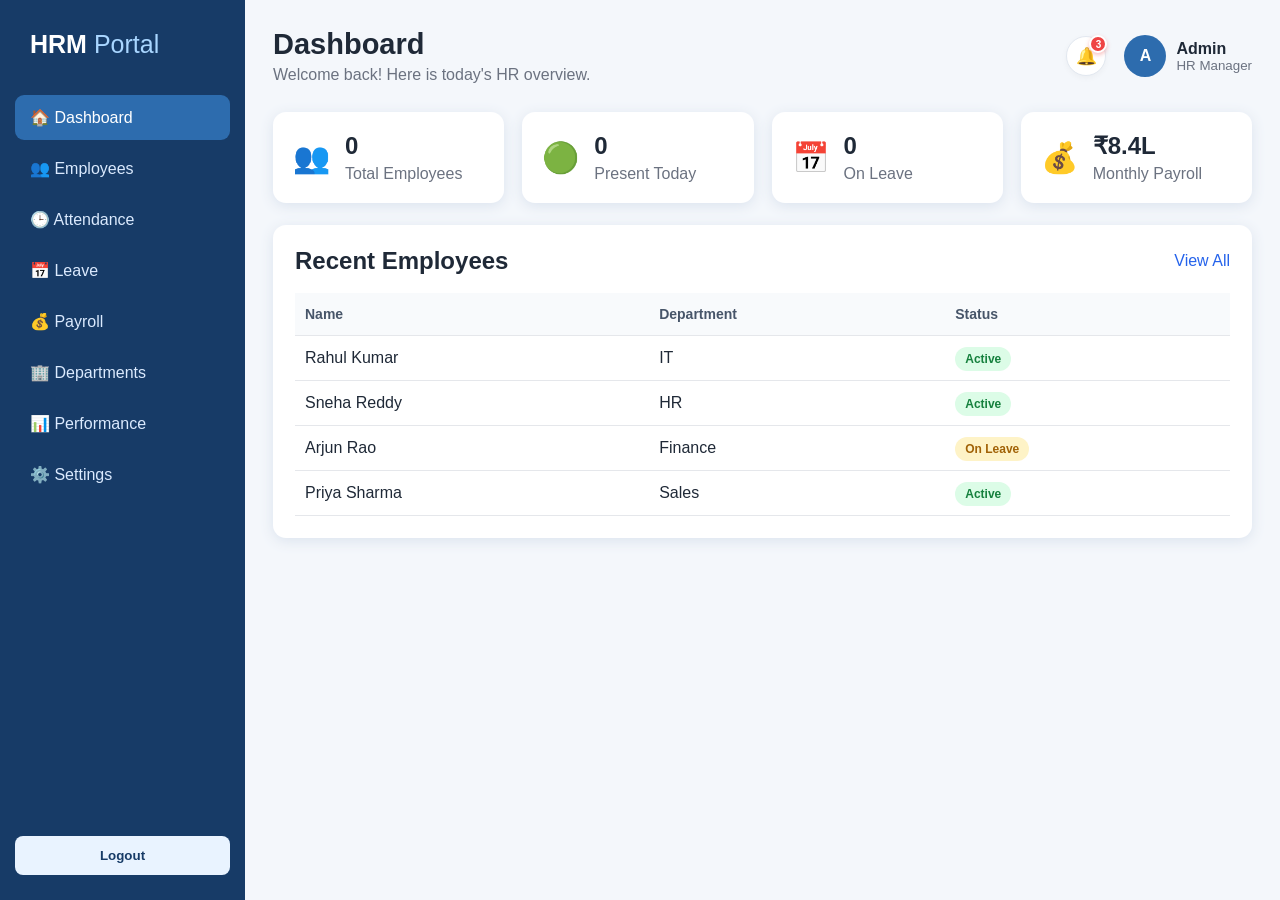
<file: index.html>
<!DOCTYPE html>
<html lang="en">

<head>
    <meta charset="UTF-8">
    <meta name="viewport" content="width=device-width, initial-scale=1.0">

    <title>HRM Portal - Dashboard</title>

    <link rel="stylesheet" href="style.css">
</head>

<body>

    <!-- ================= SIDEBAR ================= -->

    <aside class="sidebar">

        <div class="logo">
            HRM <span>Portal</span>
        </div>

        <nav>

            <a href="index.html" class="active">
                🏠 Dashboard
            </a>

            <a href="employees.html">
                👥 Employees
            </a>

            <a href="attendance.html">
                🕒 Attendance
            </a>

            <a href="leave.html">
                📅 Leave
            </a>

            <a href="payroll.html">
                💰 Payroll
            </a>

            <a href="departments.html">
                🏢 Departments
            </a>

            <a href="performance.html">
                📊 Performance
            </a>

            <a href="setting.html">
                ⚙️ Settings
            </a>

        </nav>

        <button class="logout-btn" onclick="logout()">
            Logout
        </button>

    </aside>


    <!-- ================= MAIN CONTENT ================= -->

    <main class="main-content">


        <!-- TOP BAR -->

        <header class="topbar">

            <div>

                <h1>
                    Dashboard
                </h1>

                <p>
                    Welcome back! Here is today's HR overview.
                </p>

            </div>


            <div class="topbar-right">

                <div class="notification-wrapper" id="notificationWrapper">
                    <button class="notification-btn" id="notificationBtn" aria-label="Notifications" onclick="toggleNotificationDropdown()" type="button">
                        <span class="bell-icon">🔔</span>
                        <span class="notification-badge" id="notificationBadge">3</span>
                    </button>

                    <div class="notification-dropdown" id="notificationDropdown">
                        <div class="notification-header">
                            <div class="notification-title-group">
                                <h3>Notifications</h3>
                                <span class="unread-count-tag" id="unreadCountTag">3 New</span>
                            </div>
                            <button class="mark-read-btn" id="markAllReadBtn" onclick="markAllNotificationsAsRead()" type="button">Mark all read</button>
                        </div>

                        <div class="notification-list" id="notificationList"></div>

                        <div class="notification-footer">
                            <button class="clear-all-btn" onclick="clearAllNotifications()" type="button">Clear All</button>
                        </div>
                    </div>
                </div>

                <div class="profile">

                    <div class="avatar">
                        A
                    </div>

                    <div>

                        <strong>
                            Admin
                        </strong>

                        <small>
                            HR Manager
                        </small>

                    </div>

                </div>
            </div>

        </header>



        <!-- ================= STAT CARDS ================= -->

        <section class="cards">


            <div class="stat-card">

                <span>
                    👥
                </span>

                <div>

                    <h3 id="employeeCount">
                        120
                    </h3>

                    <p>
                        Total Employees
                    </p>

                </div>

            </div>



            <div class="stat-card">

                <span>
                    🟢
                </span>

                <div>

                    <h3 id="presentCount">
                        108
                    </h3>

                    <p>
                        Present Today
                    </p>

                </div>

            </div>



            <div class="stat-card">

                <span>
                    📅
                </span>

                <div>

                    <h3 id="leaveCount">
                        8
                    </h3>

                    <p>
                        On Leave
                    </p>

                </div>

            </div>



            <div class="stat-card">

                <span>
                    💰
                </span>

                <div>

                    <h3>
                        ₹8.4L
                    </h3>

                    <p>
                        Monthly Payroll
                    </p>

                </div>

            </div>


        </section>



        <!-- ================= DASHBOARD GRID ================= -->

        <section class="dashboard-grid">


            <!-- RECENT EMPLOYEES -->

            <div class="panel" id="recentEmployeesPanel" draggable="true">

                <div class="panel-header">

                    <h2>
                        Recent Employees
                    </h2>

                    <a href="employees.html">
                        View All
                    </a>

                </div>


                <table>

                    <thead>

                        <tr>

                            <th>
                                Name
                            </th>

                            <th>
                                Department
                            </th>

                            <th>
                                Status
                            </th>

                        </tr>

                    </thead>


                    <tbody>

                        <tr>

                            <td>
                                Rahul Kumar
                            </td>

                            <td>
                                IT
                            </td>

                            <td>
                                <span class="badge success">
                                    Active
                                </span>
                            </td>

                        </tr>


                        <tr>

                            <td>
                                Sneha Reddy
                            </td>

                            <td>
                                HR
                            </td>

                            <td>
                                <span class="badge success">
                                    Active
                                </span>
                            </td>

                        </tr>


                        <tr>

                            <td>
                                Arjun Rao
                            </td>

                            <td>
                                Finance
                            </td>

                            <td>
                                <span class="badge warning">
                                    On Leave
                                </span>
                            </td>

                        </tr>


                        <tr>

                            <td>
                                Priya Sharma
                            </td>

                            <td>
                                Sales
                            </td>

                            <td>
                                <span class="badge success">
                                    Active
                                </span>
                            </td>

                        </tr>

                    </tbody>

                </table>

            </div>



        </section>

    </main>


    <!-- IMPORTANT:
         JavaScript is NOT inside HTML.
         It is in a separate file.
    -->

    <script src="index.js"></script>

</body>

</html>
</file>
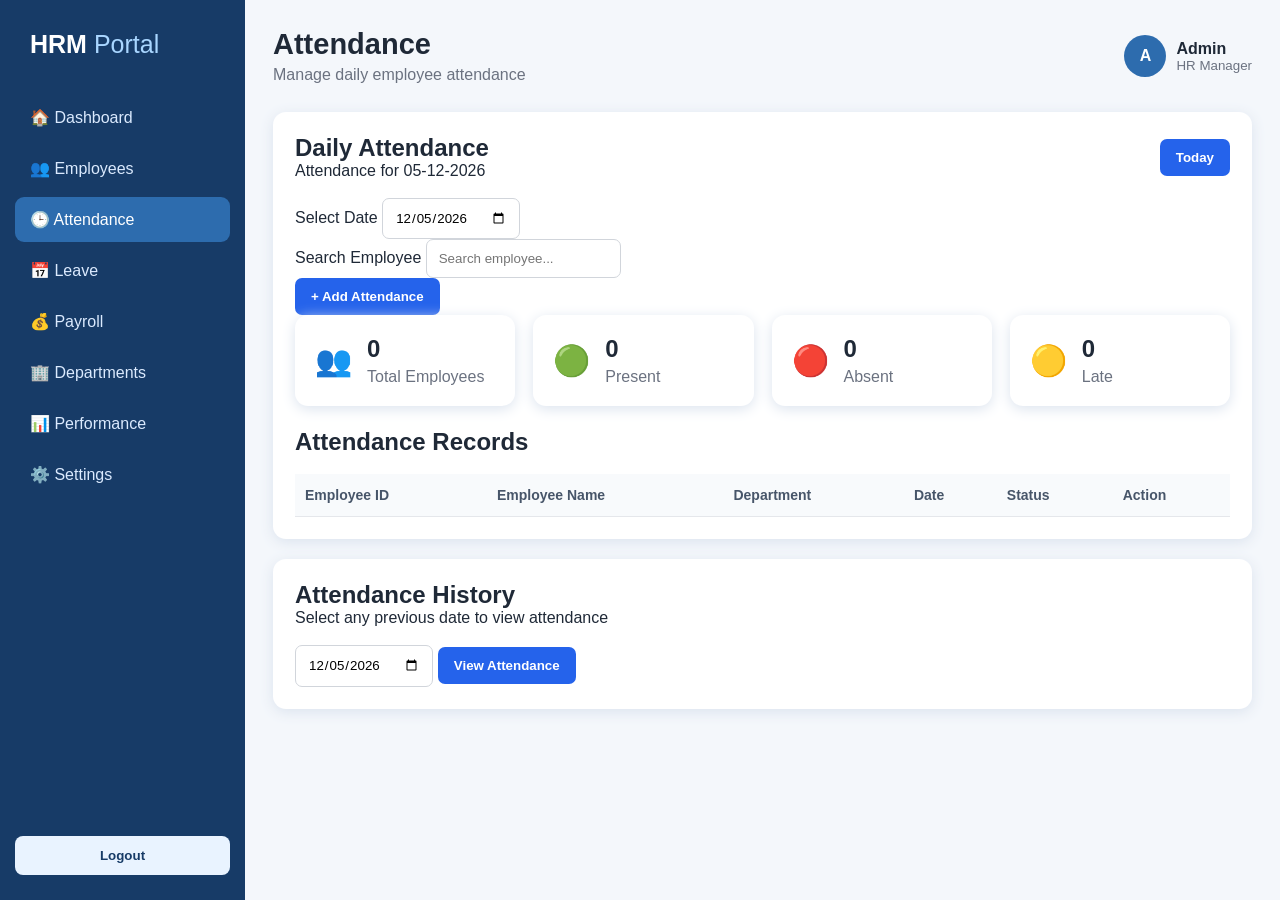
<file: attendance.html>
<!DOCTYPE html>
<html lang="en">

<head>

    <meta charset="UTF-8">
    <meta name="viewport" content="width=device-width, initial-scale=1.0">

    <title>HRM Portal - Attendance</title>

    <link rel="stylesheet" href="style.css">

</head>


<body>


    <!-- =====================================================
         SIDEBAR
    ====================================================== -->

    <aside class="sidebar">

        <div class="logo">
            HRM <span>Portal</span>
        </div>


        <nav>

            <a href="index.html">
                🏠 Dashboard
            </a>

            <a href="employees.html">
                👥 Employees
            </a>

            <a href="attendance.html" class="active">
                🕒 Attendance
            </a>

            <a href="leave.html">
                📅 Leave
            </a>

            <a href="payroll.html">
                💰 Payroll
            </a>

            <a href="departments.html">
                🏢 Departments
            </a>

            <a href="performance.html">
                📊 Performance
            </a>

            <a href="setting.html">
                ⚙️ Settings
            </a>

        </nav>


        <button class="logout-btn" id="logoutBtn">
            Logout
        </button>

    </aside>



    <!-- =====================================================
         MAIN CONTENT
    ====================================================== -->

    <main class="main-content">


        <!-- =================================================
             TOP BAR
        ================================================== -->

        <header class="topbar">

            <div>

                <h1>
                    Attendance
                </h1>

                <p>
                    Manage daily employee attendance
                </p>

            </div>


            <div class="profile">

                <div class="avatar">
                    A
                </div>

                <div>

                    <strong>
                        Admin
                    </strong>

                    <small>
                        HR Manager
                    </small>

                </div>

            </div>

        </header>



        <!-- =================================================
             DATE SELECTION
        ================================================== -->

        <section class="panel">


            <div class="panel-header">

                <div>

                    <h2>
                        Daily Attendance
                    </h2>

                    <p id="selectedDateText">
                        Attendance for today
                    </p>

                </div>


                <button
                    class="primary-btn"
                    id="todayBtn">

                    Today

                </button>

            </div>



            <!-- DATE CONTROLS -->

            <div class="toolbar">


                <div>

                    <label>
                        Select Date
                    </label>

                    <input
                        type="date"
                        id="attendanceDate">

                </div>


                <div>

                    <label>
                        Search Employee
                    </label>

                    <input
                        type="text"
                        id="attendanceSearch"
                        name="search"
                        placeholder="Search employee...">

                </div>


                <button
                    class="primary-btn"
                    id="addAttendanceBtn">

                    + Add Attendance

                </button>


            </div>



            <!-- =================================================
                 ATTENDANCE FORM
            ================================================== -->

            <div
                id="attendanceForm"
                class="form-box hidden">


                <h2>
                    Add / Update Attendance
                </h2>


                <div class="form-grid">


                    <select id="attendanceEmployee">

                        <option value="">
                            Select Employee
                        </option>

                    </select>


                    <select id="attendanceStatus">

                        <option value="">
                            Select Attendance
                        </option>

                        <option value="Present">
                            Present
                        </option>

                        <option value="Absent">
                            Absent
                        </option>

                        <option value="Late">
                            Late
                        </option>

                        <option value="Half Day">
                            Half Day
                        </option>

                        <option value="Leave">
                            Leave
                        </option>

                    </select>


                </div>



                <div class="form-actions">


                    <button
                        class="primary-btn"
                        id="saveAttendanceBtn">

                        Save Attendance

                    </button>


                    <button
                        class="secondary-btn"
                        id="cancelAttendanceBtn">

                        Cancel

                    </button>


                </div>

            </div>

<!-- =================================================
     ATTENDANCE SUMMARY
================================================= -->

<div class="cards">

    <!-- TOTAL EMPLOYEES -->

    <div class="stat-card"
         onclick="filterAttendanceRows('All')"
         style="cursor: pointer;">

        <span>
            👥
        </span>

        <div>

            <h3 id="totalEmployees">
                0
            </h3>

            <p>
                Total Employees
            </p>

        </div>

    </div>


    <!-- PRESENT -->

    <div class="stat-card"
         onclick="filterAttendanceRows('Present')"
         style="cursor: pointer;">

        <span>
            🟢
        </span>

        <div>

            <h3 id="presentCount">
                0
            </h3>

            <p>
                Present
            </p>

        </div>

    </div>


    <!-- ABSENT -->

    <div class="stat-card"
         onclick="filterAttendanceRows('Absent')"
         style="cursor: pointer;">

        <span>
            🔴
        </span>

        <div>

            <h3 id="absentCount">
                0
            </h3>

            <p>
                Absent
            </p>

        </div>

    </div>


    <!-- LATE -->

    <div class="stat-card"
         onclick="filterAttendanceRows('Late')"
         style="cursor: pointer;">

        <span>
            🟡
        </span>

        <div>

            <h3 id="lateCount">
                0
            </h3>

            <p>
                Late
            </p>

        </div>

    </div>

</div>

            

            <!-- =================================================
                 ATTENDANCE TABLE
            ================================================== -->

            <div class="panel-header">

                <h2>
                    Attendance Records
                </h2>

            </div>


            <table>

                <thead>

                    <tr>

                        <th>
                            Employee ID
                        </th>

                        <th>
                            Employee Name
                        </th>

                        <th>
                            Department
                        </th>

                        <th>
                            Date
                        </th>

                        <th>
                            Status
                        </th>

                        <th>
                            Action
                        </th>

                    </tr>

                </thead>


                <tbody id="attendanceBody">

                </tbody>

            </table>


        </section>



        <!-- =================================================
             ATTENDANCE HISTORY
        ================================================== -->

        <section class="panel">


            <div class="panel-header">

                <div>

                    <h2>
                        Attendance History
                    </h2>

                    <p>
                        Select any previous date to view attendance
                    </p>

                </div>

            </div>


            <div class="toolbar">


                <input
                    type="date"
                    id="historyDate">


                <button
                    class="primary-btn"
                    id="viewHistoryBtn">

                    View Attendance

                </button>


            </div>


        </section>


    </main>



    <!-- =====================================================
         JAVASCRIPT
    ====================================================== -->

    <script src="attendance.js"></script>


</body>

</html>
</file>
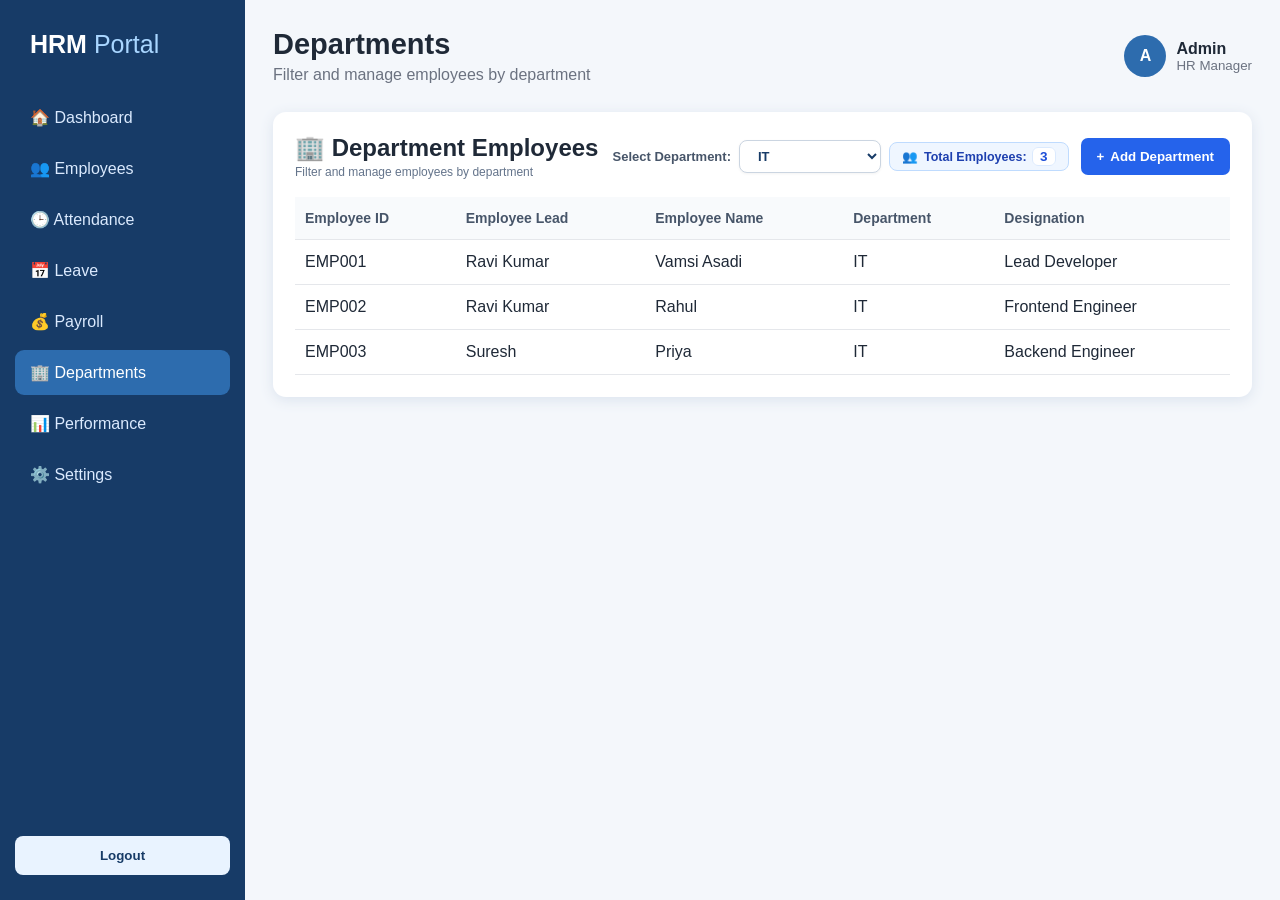
<file: departments.html>
<!DOCTYPE html>
<html lang="en">

<head>

    <meta charset="UTF-8">
    <meta name="viewport" content="width=device-width, initial-scale=1.0">

    <title>HRM Portal - Departments</title>

    <link rel="stylesheet" href="style.css">

</head>


<body>


    <!-- =====================================================
         SIDEBAR
    ====================================================== -->

    <aside class="sidebar">

        <div class="logo">
            HRM <span>Portal</span>
        </div>


        <nav>

            <a href="index.html">
                🏠 Dashboard
            </a>

            <a href="employees.html">
                👥 Employees
            </a>

            <a href="attendance.html">
                🕒 Attendance
            </a>

            <a href="leave.html">
                📅 Leave
            </a>

            <a href="payroll.html">
                💰 Payroll
            </a>

            <a href="departments.html" class="active">
                🏢 Departments
            </a>

            <a href="performance.html">
                📊 Performance
            </a>

            <a href="setting.html">
                ⚙️ Settings
            </a>

        </nav>


        <button class="logout-btn" id="logoutBtn">
            Logout
        </button>

    </aside>



    <!-- =====================================================
         MAIN CONTENT
    ====================================================== -->

    <main class="main-content">


        <!-- TOP BAR -->

        <header class="topbar">

            <div>

                <h1>
                    Departments
                </h1>

                <p>
                    Filter and manage employees by department
                </p>

            </div>


            <div class="profile">

                <div class="avatar">
                    A
                </div>

                <div>

                    <strong>
                        Admin
                    </strong>

                    <small>
                        HR Manager
                    </small>

                </div>

            </div>

        </header>



        <!-- =================================================
             DEPARTMENT EMPLOYEES SECTION
        ================================================== -->

        <section class="panel">

            <div class="panel-header" style="flex-wrap: wrap; gap: 14px;">

                <div>
                    <h2>
                        🏢 Department Employees
                    </h2>
                    <p class="panel-subtitle">Filter and manage employees by department</p>
                </div>

                <div style="display: flex; align-items: center; gap: 12px; flex-wrap: wrap;">

                    <!-- Department Dropdown & Count Badge -->
                    <div class="dept-select-group">
                        <label for="departmentDropdown">Select Department:</label>
                        <select id="departmentDropdown" class="dept-dropdown" onchange="onDepartmentSelectChange()">
                            <!-- Dynamically loaded from database -->
                        </select>
                        <div class="dept-count-badge" id="deptCountBadge"
                            title="Total employees in selected department">
                            <span>👥</span>
                            <span>Total Employees: <strong id="selectedDeptCount">0</strong></span>
                        </div>
                    </div>

                    <!-- Add Department Button -->
                    <button class="primary-btn" id="addDepartmentBtn" onclick="openAddDepartmentModal()"
                        style="display: inline-flex; align-items: center; gap: 6px;">
                        <span>+</span> Add Department
                    </button>

                </div>

            </div>


            <div class="table-container">

                <table class="dept-table">

                    <thead>

                        <tr>

                            <th>
                                Employee ID
                            </th>

                            <th>
                                Employee Lead
                            </th>

                            <th>
                                Employee Name
                            </th>

                            <th>
                                Department
                            </th>

                            <th>
                                Designation
                            </th>

                        </tr>

                    </thead>


                    <tbody id="deptEmployeeTableBody">

                        <!-- Dynamically rendered via JS -->

                    </tbody>

                </table>

            </div>

        </section>



        <!-- ================= ADD DEPARTMENT MODAL ================= -->

        <div id="addDepartmentModal" class="modal-overlay">

            <div class="modal-card">

                <div class="modal-header">
                    <h3>Add Department</h3>
                    <button class="modal-close-btn" onclick="closeAddDepartmentModal()">✕</button>
                </div>

                <form id="addDepartmentForm" onsubmit="saveNewDepartment(event)">

                    <div class="modal-body">

                        <div class="form-group">
                            <label for="departmentName">Department Name</label>
                            <input type="text" id="departmentName" placeholder="e.g. Engineering, IT, HR" required>
                        </div>

                        <div class="form-group">
                            <label for="departmentHead">Department Head</label>
                            <input type="text" id="departmentHead" placeholder="e.g. Rahul Kumar" required>
                        </div>

                        <div class="form-group">
                            <label for="departmentDescription">Description</label>
                            <textarea id="departmentDescription" placeholder="Short description of the department"
                                rows="3" style="resize: vertical;"></textarea>
                        </div>

                    </div>

                    <div class="modal-footer">
                        <button type="button" class="btn btn-secondary"
                            onclick="closeAddDepartmentModal()">Cancel</button>
                        <button type="submit" class="btn btn-primary">Save Department</button>
                    </div>

                </form>

            </div>

        </div>

    </main>



    <!-- JAVASCRIPT -->

    <script src="departments.js"></script>


</body>

</html>
</file>
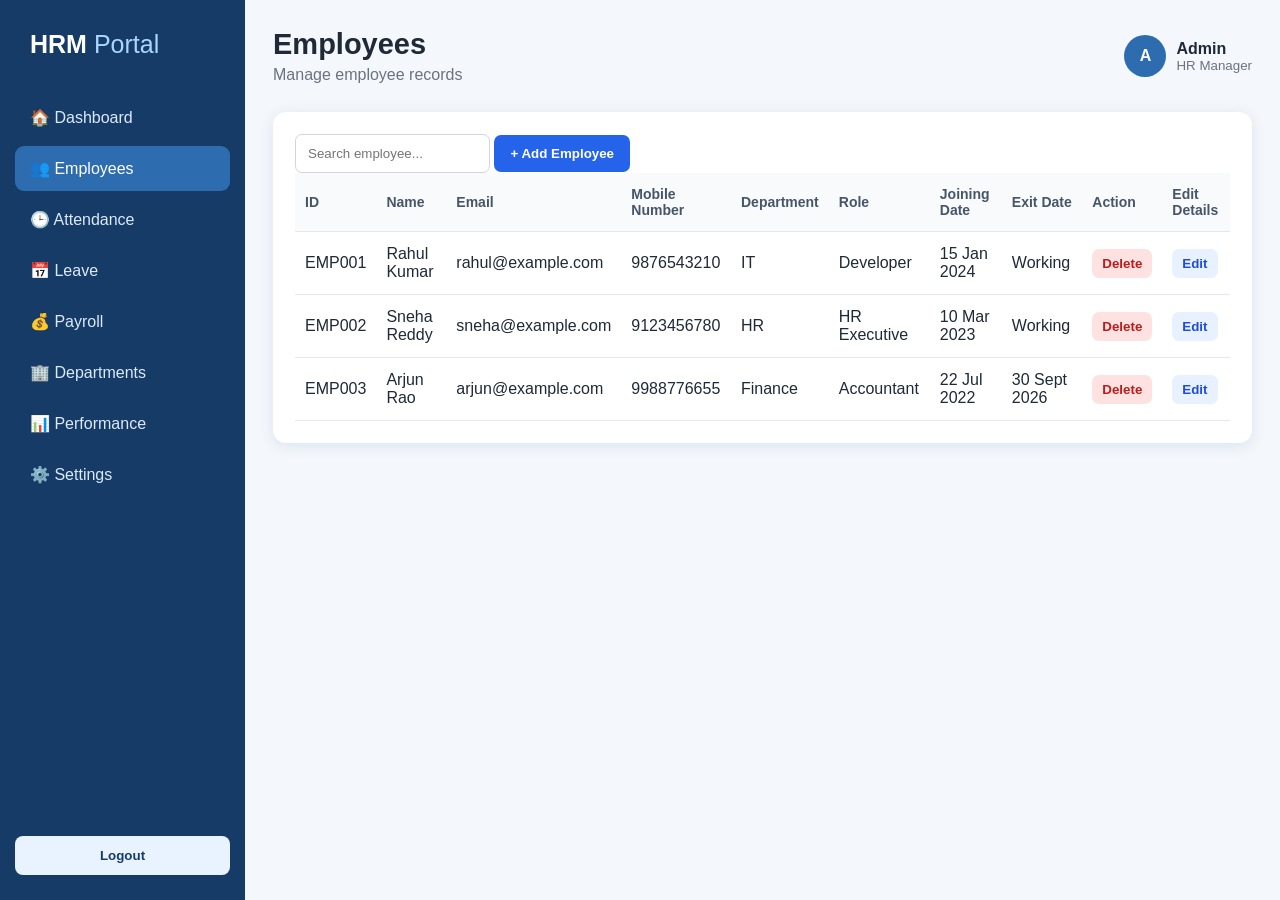
<file: employees.html>
<!DOCTYPE html>
<html lang="en">

<head>

    <meta charset="UTF-8">

    <meta name="viewport"
          content="width=device-width, initial-scale=1.0">

    <title>HRM Portal - Employees</title>

    <link rel="stylesheet"
          href="style.css">

</head>

<body>

    <!-- ================= SIDEBAR ================= -->

    <aside class="sidebar">

        <div class="logo">
            HRM <span>Portal</span>
        </div>

        <nav>

            <a href="index.html">
                🏠 Dashboard
            </a>

            <a href="employees.html" class="active">
                👥 Employees
            </a>

            <a href="attendance.html">
                🕒 Attendance
            </a>

            <a href="leave.html">
                📅 Leave
            </a>

            <a href="payroll.html">
                💰 Payroll
            </a>

            <a href="departments.html">
                🏢 Departments
            </a>

            <a href="performance.html">
                📊 Performance
            </a>

            <a href="setting.html">
                ⚙️ Settings
            </a>

        </nav>

        <button
            class="logout-btn"
            onclick="logout()">

            Logout

        </button>

    </aside>


    <!-- ================= MAIN CONTENT ================= -->

    <main class="main-content">

        <!-- TOP BAR -->

        <header class="topbar">

            <div>

                <h1>
                    Employees
                </h1>

                <p>
                    Manage employee records
                </p>

            </div>


            <div class="profile">

                <div class="avatar">
                    A
                </div>

                <div>

                    <strong>
                        Admin
                    </strong>

                    <small>
                        HR Manager
                    </small>

                </div>

            </div>

        </header>


        <!-- ================= EMPLOYEE PANEL ================= -->

        <section class="panel">

            <!-- TOOLBAR -->

            <div class="toolbar">

                <input
                    type="text"
                    id="employeeSearch"
                    placeholder="Search employee..."
                    oninput="searchEmployees()"
                >

                <button
                    class="primary-btn"
                    onclick="openEmployeeForm()">

                    + Add Employee

                </button>

            </div>


            <!-- ================= EMPLOYEE FORM ================= -->

            <div
                id="employeeForm"
                class="form-box hidden">

                <h2 id="employeeFormTitle">
                    Add Employee
                </h2>


                <div class="form-grid">

                    <!-- NAME -->

                    <input
                        type="text"
                        id="empName"
                        placeholder="Full Name"
                    >


                    <!-- EMAIL -->

                    <input
                        type="email"
                        id="empEmail"
                        placeholder="Email"
                    >


                    <!-- MOBILE -->

                    <input
                        type="tel"
                        id="empMobile"
                        placeholder="Mobile Number"
                        maxlength="10"
                    >


                    <!-- DEPARTMENT -->

                    <input
                        type="text"
                        id="empDepartment"
                        placeholder="Department"
                    >


                    <!-- ROLE -->

                    <input
                        type="text"
                        id="empRole"
                        placeholder="Job Role"
                    >


                    <!-- JOINING DATE -->

                    <div class="date-field">

                        <label for="empJoiningDate">
                            Joining Date
                        </label>

                        <input
                            type="date"
                            id="empJoiningDate"
                        >

                    </div>


                    <!-- EXIT DATE -->

                    <div class="date-field">

                        <label for="empExitDate">
                            Exit Date
                        </label>

                        <input
                            type="date"
                            id="empExitDate"
                        >

                    </div>

                </div>


                <!-- FORM BUTTONS -->

                <div class="form-actions">

                    <button
                        id="saveEmployeeBtn"
                        class="primary-btn"
                        onclick="addEmployee()">

                        Save Employee

                    </button>


                    <button
                        class="secondary-btn"
                        onclick="closeEmployeeForm()">

                        Cancel

                    </button>

                </div>

            </div>


            <!-- ================= EMPLOYEE TABLE ================= -->

            <div class="table-container">

                <table id="employeeTable">

                    <thead>

                        <tr>

                            <th>ID</th>

                            <th>Name</th>

                            <th>Email</th>

                            <th>Mobile Number</th>

                            <th>Department</th>

                            <th>Role</th>

                            <th>Joining Date</th>

                            <th>Exit Date</th>

                            <th>Action</th>

                            <th>Edit Details</th>

                        </tr>

                    </thead>


                    <tbody id="employeeBody">

                        <!-- Employees loaded by JavaScript -->

                    </tbody>

                </table>

            </div>

        </section>

    </main>


    <!-- JAVASCRIPT -->

    <script src="employees.js"></script>

</body>

</html>
</file>
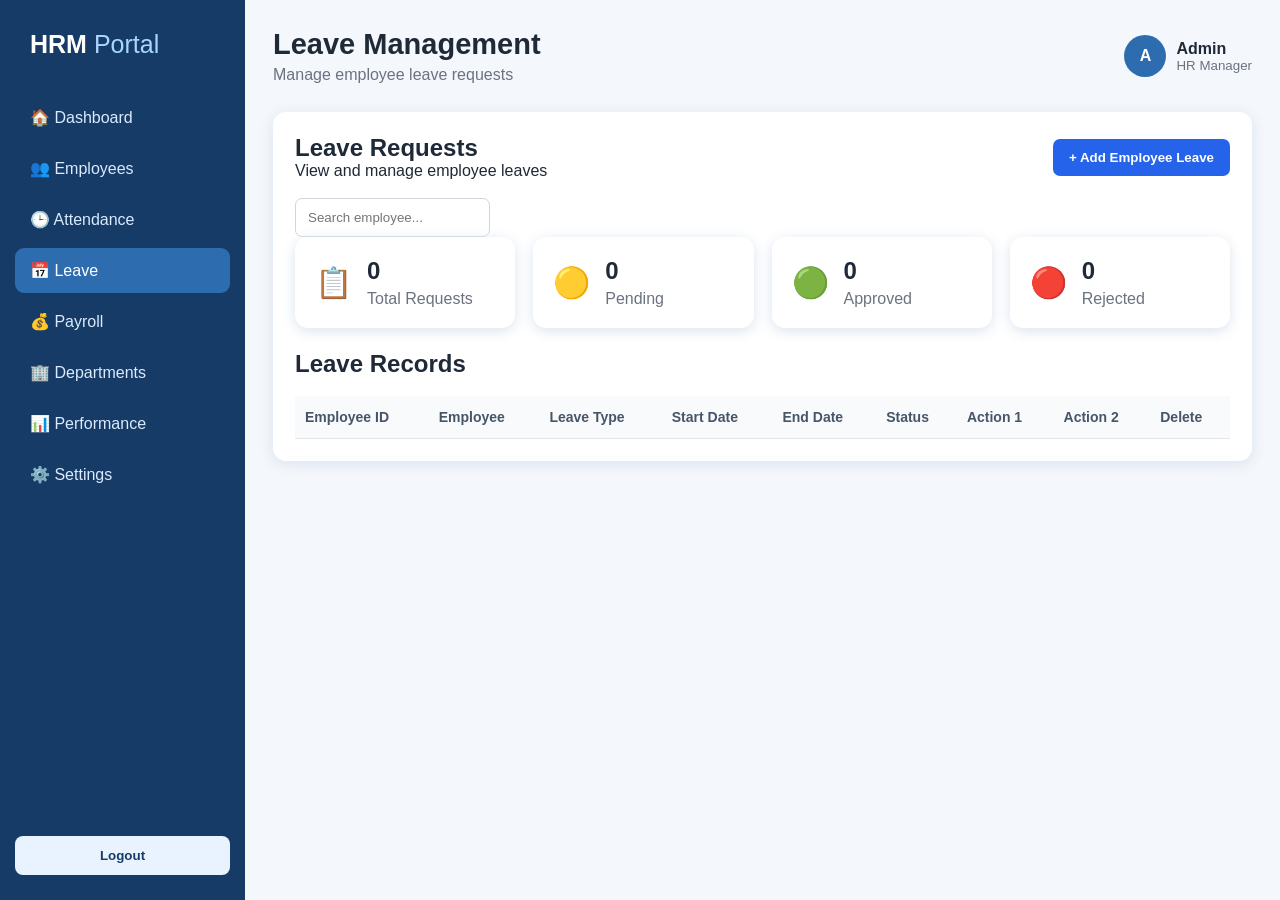
<file: leave.html>
<!DOCTYPE html>
<html lang="en">

<head>

    <meta charset="UTF-8">

    <meta name="viewport"
        content="width=device-width, initial-scale=1.0">

    <title>HRM Portal - Leave</title>

    <link rel="stylesheet" href="style.css">

</head>


<body>


    <!-- SIDEBAR -->

    <aside class="sidebar">

        <div class="logo">
            HRM <span>Portal</span>
        </div>


        <nav>

            <a href="index.html">
                🏠 Dashboard
            </a>

            <a href="employees.html">
                👥 Employees
            </a>

            <a href="attendance.html">
                🕒 Attendance
            </a>

            <a href="leave.html" class="active">
                📅 Leave
            </a>

            <a href="payroll.html">
                💰 Payroll
            </a>

            <a href="departments.html">
                🏢 Departments
            </a>

            <a href="performance.html">
                📊 Performance
            </a>

            <a href="setting.html">
                ⚙️ Settings
            </a>

        </nav>


        <button
            class="logout-btn"
            id="logoutBtn">

            Logout

        </button>

    </aside>



    <!-- MAIN CONTENT -->

    <main class="main-content">


        <!-- TOP BAR -->

        <header class="topbar">

            <div>

                <h1>
                    Leave Management
                </h1>

                <p>
                    Manage employee leave requests
                </p>

            </div>


            <div class="profile">

                <div class="avatar">
                    A
                </div>

                <div>

                    <strong>
                        Admin
                    </strong>

                    <small>
                        HR Manager
                    </small>

                </div>

            </div>

        </header>



        <!-- LEAVE PANEL -->

        <section class="panel">


            <!-- HEADER -->

            <div class="panel-header">

                <div>

                    <h2>
                        Leave Requests
                    </h2>

                    <p>
                        View and manage employee leaves
                    </p>

                </div>


                <button
                    class="primary-btn"
                    id="addLeaveBtn">

                    + Add Employee Leave

                </button>

            </div>



            <!-- SEARCH -->

            <div class="toolbar">

                <input
                    type="text"
                    id="leaveSearch"
                    placeholder="Search employee...">

            </div>



            <!-- LEAVE FORM -->

            <div
                id="leaveForm"
                class="form-box hidden">


                <h2>
                    Apply Leave
                </h2>


                <div class="form-grid">


                    <!-- EMPLOYEE -->

                    <select id="leaveEmployee">

                        <option value="">
                            Select Employee
                        </option>

                    </select>



                    <!-- LEAVE TYPE -->

                    <select id="leaveType">

                        <option value="">
                            Select Leave Type
                        </option>

                        <option value="Casual Leave">
                            Casual Leave
                        </option>

                        <option value="Sick Leave">
                            Sick Leave
                        </option>

                        <option value="Earned Leave">
                            Earned Leave
                        </option>

                        <option value="Emergency Leave">
                            Emergency Leave
                        </option>

                        <option value="Other">
                            Other
                        </option>

                    </select>



                    <!-- START DATE -->

                    <input
                        type="date"
                        id="leaveStartDate">



                    <!-- END DATE -->

                    <input
                        type="date"
                        id="leaveEndDate">


                </div>



                <!-- REASON -->

                <textarea
                    id="leaveReason"
                    placeholder="Enter reason for leave"
                    rows="4">
                </textarea>



                <!-- FORM BUTTONS -->

                <div class="form-actions">


                    <button
                        class="primary-btn"
                        id="saveLeaveBtn">

                        Save Leave

                    </button>


                    <button
                        class="secondary-btn"
                        id="cancelLeaveBtn">

                        Cancel

                    </button>


                </div>


            </div>



            <!-- SUMMARY CARDS -->

            <div class="cards">


                <div class="stat-card">

                    <span>
                        📋
                    </span>

                    <div>

                        <h3 id="totalLeave">
                            0
                        </h3>

                        <p>
                            Total Requests
                        </p>

                    </div>

                </div>
               



                <div class="stat-card">

                    <span>
                        🟡
                    </span>

                    <div>

                        <h3 id="pendingLeave">
                            0
                        </h3>

                        <p>
                            Pending
                        </p>

                    </div>

                </div>
 



                <div class="stat-card">

                    <span>
                        🟢
                    </span>

                    <div>

                        <h3 id="approvedLeave">
                            0
                        </h3>

                        <p>
                            Approved
                        </p>

                    </div>

                </div>


                <div class="stat-card">

                    <span>
                        🔴
                    </span>

                    <div>

                        <h3 id="rejectedLeave">
                            0
                        </h3>

                        <p>
                            Rejected
                        </p>

                    </div>

                </div>


            </div>



            <!-- TABLE -->

            <div class="panel-header">

                <h2>
                    Leave Records
                </h2>

            </div>



            <table>

<thead>

    <tr>

        <th>
            Employee ID
        </th>

        <th>
            Employee
        </th>

        <th>
            Leave Type
        </th>

        <th>
            Start Date
        </th>

        <th>
            End Date
        </th>

        <th>
            Status
        </th>

        <th>
            Action 1
        </th>

        <th>
            Action 2
        </th>

        <th>
            Delete
        </th>

    </tr>

</thead>


                <tbody id="leaveBody">
                </tbody>


            </table>


        </section>


    </main>



    <script src="leave.js"></script>


</body>

</html>
</file>
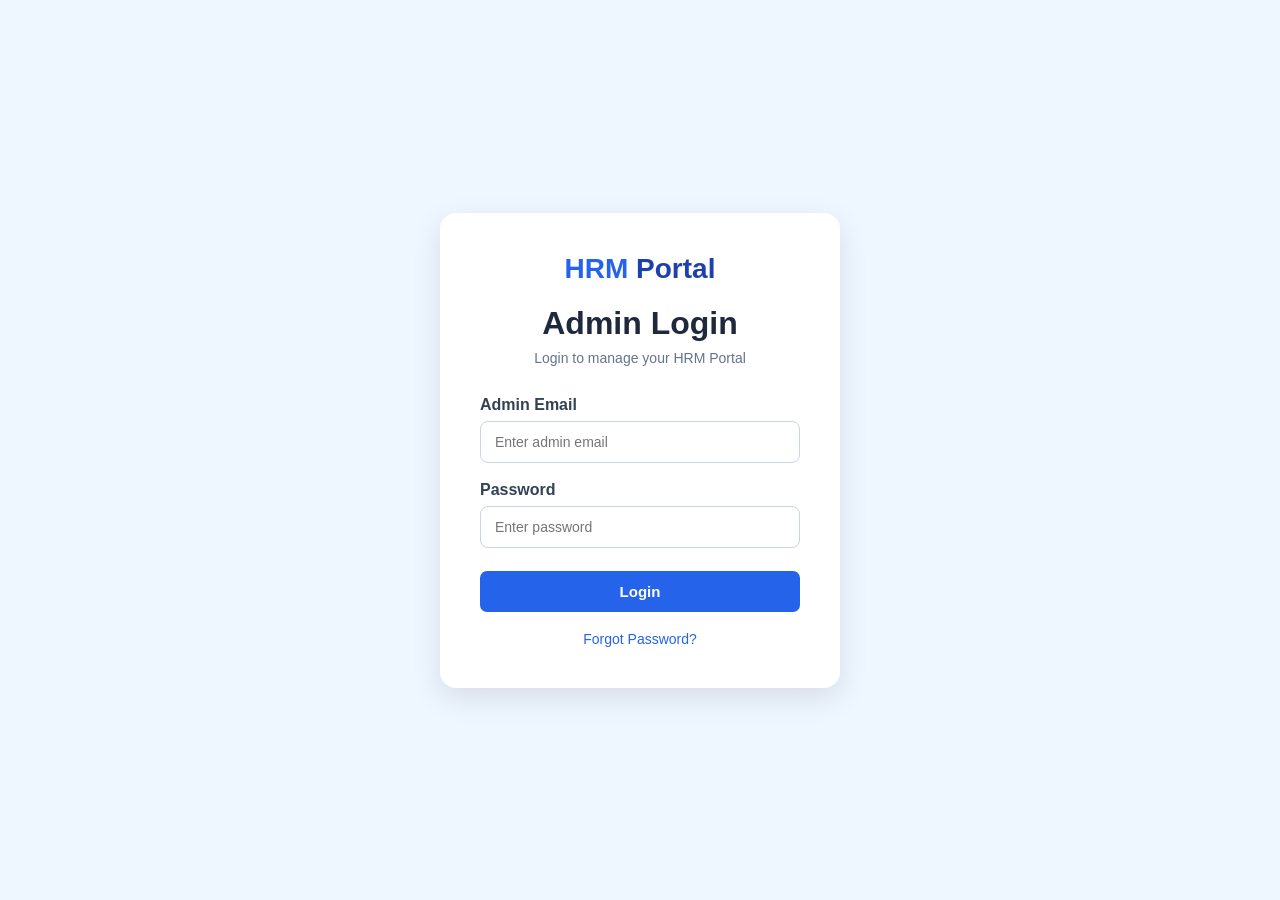
<file: login.html>
<!DOCTYPE html>
<html lang="en">

<head>

    <meta charset="UTF-8">

    <meta name="viewport" content="width=device-width, initial-scale=1.0">

    <title>HRM Portal - Admin Login</title>

    <link rel="stylesheet" href="style.css">

</head>


<body class="login-page">


    <!-- ================================
         LOGIN BOX
    ================================= -->

    <div class="login-container" id="loginBox">

        <div class="login-card">

            <div class="login-logo">
                HRM <span>Portal</span>
            </div>

            <h1>Admin Login</h1>

            <p class="login-subtitle">
                Login to manage your HRM Portal
            </p>


            <!-- Email -->

            <div class="login-field">

                <label for="adminEmail">
                    Admin Email
                </label>

                <input
                    type="email"
                    id="adminEmail"
                    placeholder="Enter admin email"
                >

            </div>


            <!-- Password -->

            <div class="login-field">

                <label for="adminPassword">
                    Password
                </label>

                <input
                    type="password"
                    id="adminPassword"
                    placeholder="Enter password"
                >

            </div>


            <!-- Login Button -->

            <button
                type="button"
                class="primary-btn login-btn"
                id="loginBtn"
            >
                Login
            </button>


            <!-- Forgot Password -->

            <div class="forgot-login">

                <button
                    type="button"
                    id="forgotPasswordBtn"
                >
                    Forgot Password?
                </button>

            </div>


        </div>

    </div>



    <!-- ================================
         FORGOT PASSWORD BOX
    ================================= -->

    <div
        class="login-container hidden"
        id="forgotBox"
    >

        <div class="login-card">

            <div class="login-logo">
                HRM <span>Portal</span>
            </div>

            <h1>Reset Password</h1>

            <p class="login-subtitle">
                Enter your admin email and create a new password.
            </p>


            <!-- Admin Email -->

            <div class="login-field">

                <label for="resetEmail">
                    Admin Email
                </label>

                <input
                    type="email"
                    id="resetEmail"
                    placeholder="Enter admin email"
                >

            </div>


            <!-- New Password -->

            <div class="login-field">

                <label for="resetNewPassword">
                    New Password
                </label>

                <input
                    type="password"
                    id="resetNewPassword"
                    placeholder="Enter new password"
                >

            </div>


            <!-- Confirm Password -->

            <div class="login-field">

                <label for="resetConfirmPassword">
                    Confirm New Password
                </label>

                <input
                    type="password"
                    id="resetConfirmPassword"
                    placeholder="Confirm new password"
                >

            </div>


            <!-- Reset Button -->

            <button
                type="button"
                class="primary-btn login-btn"
                id="resetPasswordBtn"
            >
                Reset Password
            </button>


            <!-- Back Button -->

            <div class="forgot-login">

                <button
                    type="button"
                    id="backToLoginBtn"
                >
                    ← Back to Login
                </button>

            </div>


        </div>

    </div>



    <!-- JavaScript -->

    <script src="login.js"></script>

</body>

</html>
</file>
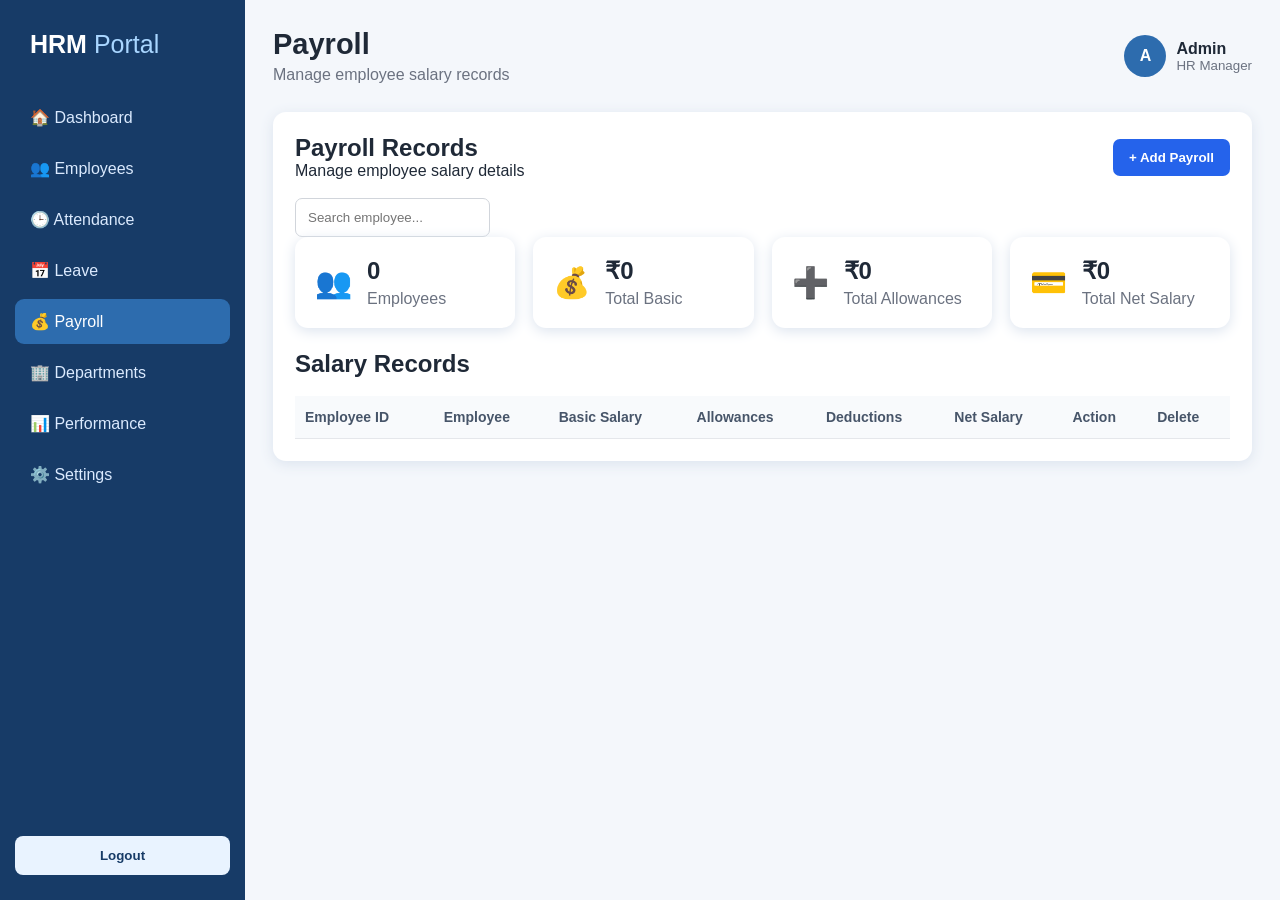
<file: payroll.html>
<!DOCTYPE html>
<html lang="en">

<head>

    <meta charset="UTF-8">

    <meta name="viewport"
        content="width=device-width, initial-scale=1.0">

    <title>HRM Portal - Payroll</title>

    <link rel="stylesheet" href="style.css">

</head>


<body>


    <!-- SIDEBAR -->

    <aside class="sidebar">

        <div class="logo">
            HRM <span>Portal</span>
        </div>


        <nav>

            <a href="index.html">
                🏠 Dashboard
            </a>

            <a href="employees.html">
                👥 Employees
            </a>

            <a href="attendance.html">
                🕒 Attendance
            </a>

            <a href="leave.html">
                📅 Leave
            </a>

            <a href="payroll.html" class="active">
                💰 Payroll
            </a>

            <a href="departments.html">
                🏢 Departments
            </a>

            <a href="performance.html">
                📊 Performance
            </a>

            <a href="setting.html">
                ⚙️ Settings
            </a>

        </nav>


        <button
            class="logout-btn"
            id="logoutBtn">

            Logout

        </button>

    </aside>



    <!-- MAIN CONTENT -->

    <main class="main-content">


        <!-- TOP BAR -->

        <header class="topbar">

            <div>

                <h1>
                    Payroll
                </h1>

                <p>
                    Manage employee salary records
                </p>

            </div>


            <div class="profile">

                <div class="avatar">
                    A
                </div>

                <div>

                    <strong>
                        Admin
                    </strong>

                    <small>
                        HR Manager
                    </small>

                </div>

            </div>

        </header>



        <!-- PAYROLL PANEL -->

        <section class="panel">


            <!-- HEADER -->

            <div class="panel-header">

                <div>

                    <h2>
                        Payroll Records
                    </h2>

                    <p>
                        Manage employee salary details
                    </p>

                </div>


                <button
                    class="primary-btn"
                    id="addPayrollBtn">

                    + Add Payroll

                </button>

            </div>



            <!-- SEARCH -->

            <div class="toolbar">

                <input
                    type="text"
                    id="payrollSearch"
                    placeholder="Search employee...">

            </div>



            <!-- PAYROLL FORM -->

            <div
                id="payrollForm"
                class="form-box hidden">


                <h2>
                    Add Payroll
                </h2>


                <div class="form-grid">


                    <!-- EMPLOYEE -->

                    <select id="payrollEmployee">

                        <option value="">
                            Select Employee
                        </option>

                    </select>



                    <!-- BASIC SALARY -->

                    <input
                        type="number"
                        id="basicSalary"
                        placeholder="Basic Salary">



                    <!-- ALLOWANCE -->

                    <input
                        type="number"
                        id="allowance"
                        placeholder="Allowances">



                    <!-- DEDUCTION -->

                    <input
                        type="number"
                        id="deduction"
                        placeholder="Deductions">


                </div>



                <!-- FORM BUTTONS -->

                <div class="form-actions">


                    <button
                        class="primary-btn"
                        id="savePayrollBtn">

                        Save Payroll

                    </button>


                    <button
                        class="secondary-btn"
                        id="cancelPayrollBtn">

                        Cancel

                    </button>


                </div>


            </div>



            <!-- SUMMARY CARDS -->

            <div class="cards">


                <div class="stat-card">

                    <span>
                        👥
                    </span>

                    <div>

                        <h3 id="payrollEmployees">
                            0
                        </h3>

                        <p>
                            Employees
                        </p>

                    </div>

                </div>



                <div class="stat-card">

                    <span>
                        💰
                    </span>

                    <div>

                        <h3 id="totalBasic">
                            ₹0
                        </h3>

                        <p>
                            Total Basic
                        </p>

                    </div>

                </div>



                <div class="stat-card">

                    <span>
                        ➕
                    </span>

                    <div>

                        <h3 id="totalAllowance">
                            ₹0
                        </h3>

                        <p>
                            Total Allowances
                        </p>

                    </div>

                </div>



                <div class="stat-card">

                    <span>
                        💳
                    </span>

                    <div>

                        <h3 id="totalNetSalary">
                            ₹0
                        </h3>

                        <p>
                            Total Net Salary
                        </p>

                    </div>

                </div>


            </div>



            <!-- TABLE -->

            <div class="panel-header">

                <h2>
                    Salary Records
                </h2>

            </div>


            <table>


                <thead>

                    <tr>

                        <th>
                            Employee ID
                        </th>

                        <th>
                            Employee
                        </th>

                        <th>
                            Basic Salary
                        </th>

                        <th>
                            Allowances
                        </th>

                        <th>
                            Deductions
                        </th>

                        <th>
                            Net Salary
                        </th>

                        <th>
                            Action
                        </th>

                        <th>
                            Delete
                        </th>

                    </tr>

                </thead>


                <tbody id="payrollBody">
                </tbody>


            </table>


        </section>


    </main>



    <script src="payroll.js"></script>


</body>

</html>
</file>
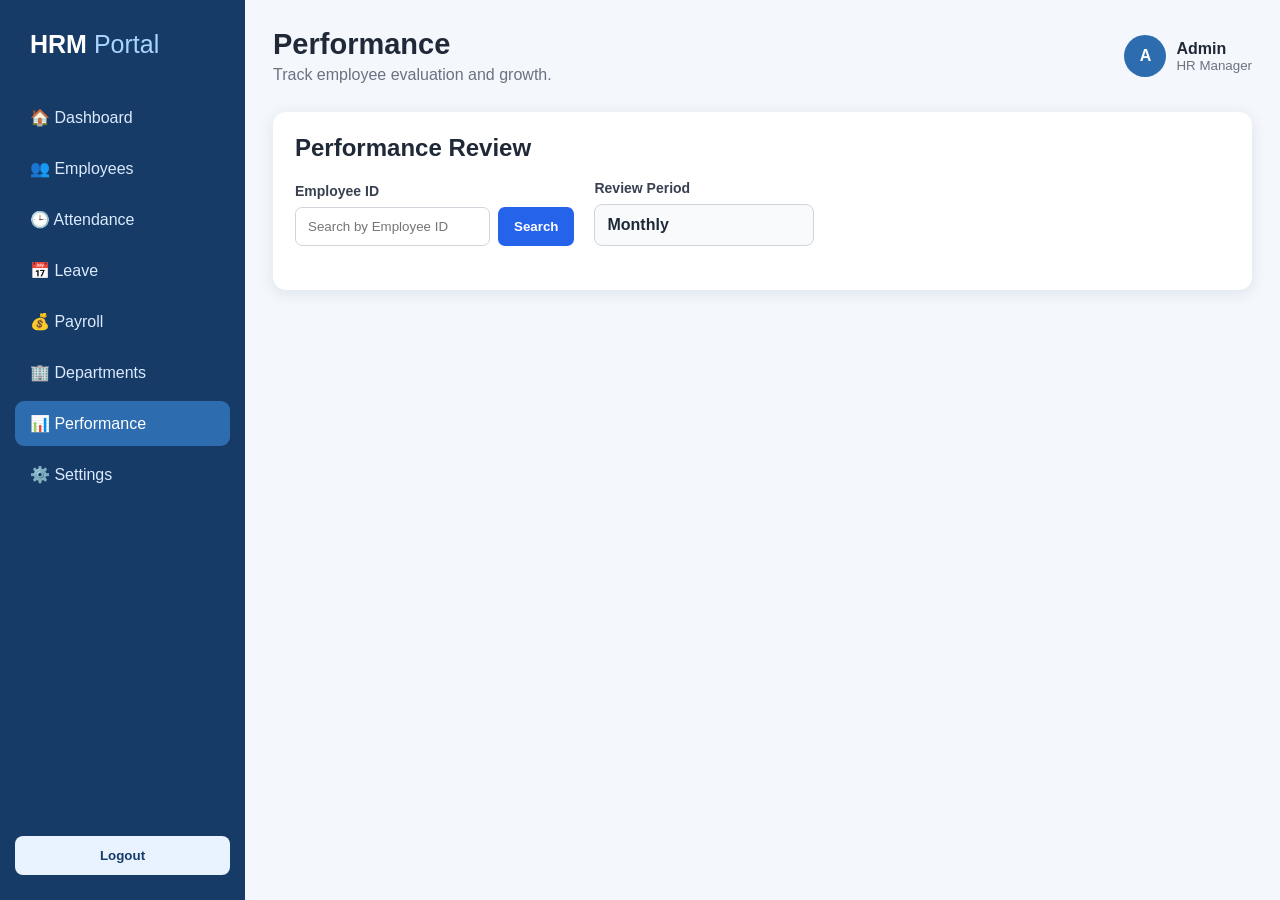
<file: performance.html>
<!DOCTYPE html>
<html lang="en">

<head>

    <meta charset="UTF-8">
    <meta name="viewport" content="width=device-width, initial-scale=1.0">

    <title>HRM Portal - Performance</title>

    <link rel="stylesheet" href="style.css">

</head>

<body>

    <aside class="sidebar">

        <div class="logo">
            HRM <span>Portal</span>
        </div>

        <nav>

            <a href="index.html">
                🏠 Dashboard
            </a>

            <a href="employees.html">
                👥 Employees
            </a>

            <a href="attendance.html">
                🕒 Attendance
            </a>

            <a href="leave.html">
                📅 Leave
            </a>

            <a href="payroll.html">
                💰 Payroll
            </a>

            <a href="departments.html">
                🏢 Departments
            </a>

            <a href="performance.html" class="active">
                📊 Performance
            </a>

            <a href="setting.html">
                ⚙️ Settings
            </a>

        </nav>

        <button class="logout-btn" onclick="logout()">
            Logout
        </button>

    </aside>

    <main class="main-content">

        <header class="topbar">

            <div>
                <h1>Performance</h1>
                <p>Track employee evaluation and growth.</p>
            </div>

            <div class="profile">

                <div class="avatar">
                    A
                </div>

                <div>
                    <strong>Admin</strong>
                    <small>HR Manager</small>
                </div>

            </div>

        </header>

        <section class="panel">

            <div class="panel-header">
                <div>
                    <h2>Performance Review</h2>
                </div>
            </div>

            <div class="performance-filter">

                <div class="field-group employee-search-group">
                    <label for="employeeIdSearch">Employee ID</label>
                    <div class="employee-search-controls">
                        <input id="employeeIdSearch" type="text" placeholder="Search by Employee ID" aria-label="Search by Employee ID">
                        <button id="searchPerformanceButton" class="primary-btn" type="button">Search</button>
                    </div>
                </div>

                <div class="field-group">
                    <label>Review Period</label>
                    <div class="review-period-text">Monthly</div>
                </div>

            </div>

            <div id="noMatchMessage" class="no-match-message hidden">
                ⚠️ No Matches Found
            </div>

            <div id="performanceDetails" class="hidden">

                <div class="info-grid">

                    <div class="info-box">
                        <span>Employee ID</span>
                        <strong id="detailEmployeeId">-</strong>
                    </div>

                    <div class="info-box">
                        <span>Name</span>
                        <strong id="detailName">-</strong>
                    </div>

                    <div class="info-box">
                        <span>Department</span>
                        <strong id="detailDepartment">-</strong>
                    </div>

                    <div class="info-box">
                        <span>Role</span>
                        <strong id="detailRole">-</strong>
                    </div>

                    <div class="info-box">
                        <span>Joining Date</span>
                        <strong id="detailJoiningDate">-</strong>
                    </div>

                </div>

                <div class="stats-grid">

                    <div class="perf-card perf-card-blue">
                        <span>📈</span>
                        <h3 id="overallScore">0%</h3>
                        <p>Overall Performance %</p>
                    </div>

                    <div class="perf-card perf-card-green">
                        <span>✅</span>
                        <h3 id="taskCompletion">0%</h3>
                        <p>Task Completion %</p>
                    </div>

                    <div class="perf-card perf-card-yellow">
                        <span>⏰</span>
                        <h3 id="attendancePercent">0%</h3>
                        <p>Attendance %</p>
                    </div>

                </div>

                <div class="table-panel">
                    <h3>Performance Breakdown</h3>

                    <table>
                        <thead>
                            <tr>
                                <th>Category</th>
                                <th>Target</th>
                                <th>Achieved</th>
                                <th>Score</th>
                            </tr>
                        </thead>
                        <tbody id="breakdownBody"></tbody>
                    </table>
                </div>

            </div>

        </section>

    </main>

    <script src="performance.js"></script>

</body>

</html>
</file>
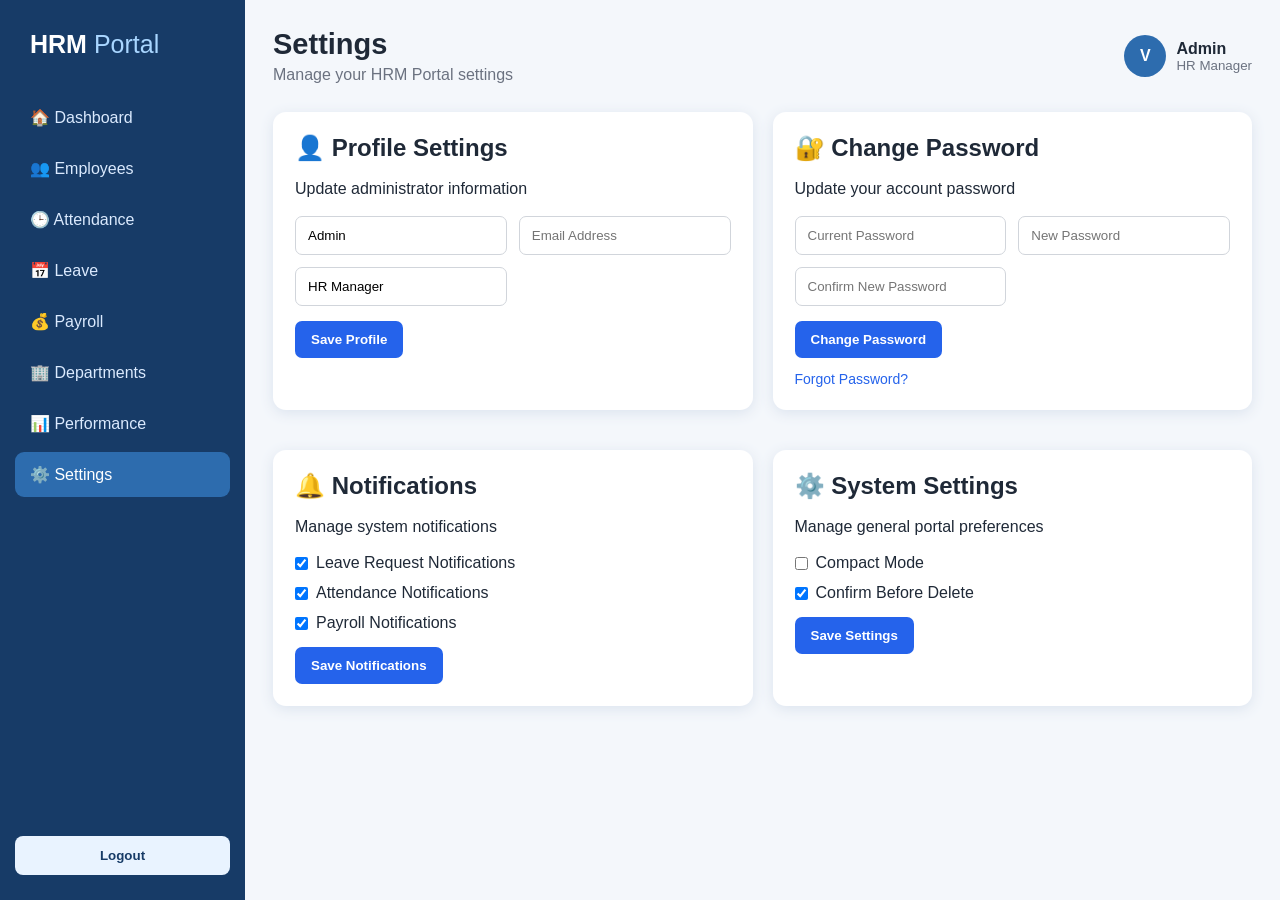
<file: setting.html>
<!DOCTYPE html>
<html lang="en">

<head>

    <meta charset="UTF-8">
    <meta name="viewport" content="width=device-width, initial-scale=1.0">

    <title>HRM Portal - Settings</title>

    <link rel="stylesheet" href="style.css">

</head>


<body>


    <!-- =====================================================
         SIDEBAR
    ====================================================== -->

    <aside class="sidebar">

        <div class="logo">
            HRM <span>Portal</span>
        </div>


        <nav>

            <a href="index.html">
                🏠 Dashboard
            </a>

            <a href="employees.html">
                👥 Employees
            </a>

            <a href="attendance.html">
                🕒 Attendance
            </a>

            <a href="leave.html">
                📅 Leave
            </a>

            <a href="payroll.html">
                💰 Payroll
            </a>

            <a href="departments.html">
                🏢 Departments
            </a>

            <a href="performance.html">
                📊 Performance
            </a>

            <a href="setting.html" class="active">
                ⚙️ Settings
            </a>

        </nav>


        <button class="logout-btn" id="logoutBtn">
            Logout
        </button>

    </aside>



    <!-- =====================================================
         MAIN CONTENT
    ====================================================== -->

    <main class="main-content">


        <!-- TOP BAR -->

        <header class="topbar">

            <div>

                <h1>
                    Settings
                </h1>

                <p>
                    Manage your HRM Portal settings
                </p>

            </div>


            <div class="profile">

                <div class="avatar">
                    V
                </div>

                <div>

                    <strong>
                        Admin
                    </strong>

                    <small>
                        HR Manager
                    </small>

                </div>

            </div>

        </header>



        <!-- =================================================
             SETTINGS
        ================================================== -->

        <section class="settings-grid">


            <!-- =================================================
                 PROFILE SETTINGS
            ================================================== -->

            <div class="panel">

                <div class="panel-header">

                    <div>

                        <h2>
                            👤 Profile Settings
                        </h2>

                        <p>
                            Update administrator information
                        </p>

                    </div>

                </div>


                <div class="form-grid">

                    <input
                        type="text"
                        id="adminName"
                        placeholder="Admin Name">


                    <input
                        type="email"
                        id="adminEmail"
                        placeholder="Email Address">


                    <input
                        type="text"
                        id="adminRole"
                        placeholder="Role">

                </div>


                <div class="form-actions">

                    <button
                        class="primary-btn"
                        id="saveProfileBtn">

                        Save Profile

                    </button>

                </div>

            </div>



            <!-- =================================================
                 CHANGE PASSWORD
            ================================================== -->

           <!-- =================================================
     CHANGE PASSWORD
================================================== -->

<div class="panel">

    <div class="panel-header">

        <div>

            <h2>
                🔐 Change Password
            </h2>

            <p>
                Update your account password
            </p>

        </div>

    </div>


    <div class="form-grid">

        <input
            type="password"
            id="currentPassword"
            placeholder="Current Password">


        <input
            type="password"
            id="newPassword"
            placeholder="New Password">


        <input
            type="password"
            id="confirmPassword"
            placeholder="Confirm New Password">

    </div>


    <div class="form-actions">

        <button
            class="primary-btn"
            id="changePasswordBtn">

            Change Password

        </button>

    </div>


    <div class="forgot-password">

        <button
            type="button"
            id="forgotPasswordBtn">

            Forgot Password?

        </button>

    </div>


    <!-- RESET PASSWORD FORM -->

    <div
        id="resetPasswordForm"
        class="form-box hidden">

        <h3>
            Reset Password
        </h3>

        <p>
            Create a new password.
        </p>


        <input
            type="password"
            id="resetNewPassword"
            placeholder="New Password">


        <input
            type="password"
            id="resetConfirmPassword"
            placeholder="Confirm New Password">


        <div class="form-actions">

            <button
                class="primary-btn"
                id="resetPasswordBtn">

                Reset Password

            </button>


            <button
                class="secondary-btn"
                id="cancelResetBtn">

                Cancel

            </button>

        </div>

    </div>

</div>

                  



            <!-- =================================================
                 NOTIFICATION SETTINGS
            ================================================== -->

            <div class="panel">

                <div class="panel-header">

                    <div>

                        <h2>
                            🔔 Notifications
                        </h2>

                        <p>
                            Manage system notifications
                        </p>

                    </div>

                </div>


                <div class="settings-option">

                    <label>

                        <input
                            type="checkbox"
                            id="leaveNotification">

                        Leave Request Notifications

                    </label>

                </div>


                <div class="settings-option">

                    <label>

                        <input
                            type="checkbox"
                            id="attendanceNotification">

                        Attendance Notifications

                    </label>

                </div>


                <div class="settings-option">

                    <label>

                        <input
                            type="checkbox"
                            id="payrollNotification">

                        Payroll Notifications

                    </label>

                </div>


                <div class="form-actions">

                    <button
                        class="primary-btn"
                        id="saveNotificationBtn">

                        Save Notifications

                    </button>

                </div>

            </div>



            <!-- =================================================
                 SYSTEM SETTINGS
            ================================================== -->

            <div class="panel">

                <div class="panel-header">

                    <div>

                        <h2>
                            ⚙️ System Settings
                        </h2>

                        <p>
                            Manage general portal preferences
                        </p>

                    </div>

                </div>


                <div class="settings-option">

                    <label>

                        <input
                            type="checkbox"
                            id="compactMode">

                        Compact Mode

                    </label>

                </div>


                <div class="settings-option">

                    <label>

                        <input
                            type="checkbox"
                            id="confirmDelete">

                        Confirm Before Delete

                    </label>

                </div>


                <div class="form-actions">

                    <button
                        class="primary-btn"
                        id="saveSystemBtn">

                        Save Settings

                    </button>

                </div>

            </div>


        </section>


    </main>



    <!-- JAVASCRIPT -->

    <script src="setting.js"></script>


</body>

</html>
</file>
<file: style.css>
* {
    box-sizing: border-box;
    margin: 0;
    padding: 0;
    font-family: Arial, sans-serif;
}


body {
    background: #f4f7fb;
    color: #1f2937;
    display: flex;
    min-height: 100vh;
}



/* ================= SIDEBAR ================= */

.sidebar {
    width: 245px;
    background: #173b67;
    color: white;
    padding: 25px 15px;

    position: fixed;

    left: 0;
    top: 0;
    bottom: 0;
}


.logo {
    font-size: 25px;
    font-weight: 700;

    padding: 5px 15px 30px;
}


.logo span {
    font-weight: 400;
    color: #a9d6ff;
}


nav a {
    display: block;

    color: #dbeafe;

    text-decoration: none;

    padding: 13px 15px;

    border-radius: 9px;

    margin: 6px 0;
}


nav a:hover,
nav a.active {
    background: #2d6cae;
    color: white;
}


.logout-btn {
    position: absolute;

    bottom: 25px;
    left: 15px;

    width: calc(100% - 30px);

    padding: 12px;

    border: none;

    border-radius: 8px;

    background: #e9f3ff;

    color: #173b67;

    font-weight: bold;

    cursor: pointer;
}



/* ================= MAIN ================= */

.main-content {
    margin-left: 245px;

    width: calc(100% - 245px);

    padding: 28px;
}



/* ================= TOP BAR ================= */

.topbar {
    display: flex;

    justify-content: space-between;

    align-items: center;

    margin-bottom: 28px;
}


.topbar h1 {
    font-size: 29px;
}


.topbar p {
    color: #6b7280;

    margin-top: 5px;
}


.topbar-right {
    display: flex;
    align-items: center;
    gap: 18px;
}


/* =====================================================
   NOTIFICATIONS SYSTEM STYLING
   ===================================================== */

/* Notification container wrapper */
.notification-wrapper {
    position: relative;
}

/* Bell button trigger */
.notification-btn {
    width: 40px;
    height: 40px;
    border-radius: 50%;
    background: white;
    border: 1px solid #e2e8f0;
    display: flex;
    align-items: center;
    justify-content: center;
    cursor: pointer;
    position: relative;
    box-shadow: 0 2px 6px rgba(0, 0, 0, 0.04);
    transition: all 0.2s ease;
    outline: none;
}

/* Bell button hover & active states */
.notification-btn:hover {
    background: #f8fafc;
    border-color: #cbd5e1;
    transform: translateY(-1px);
    box-shadow: 0 4px 10px rgba(23, 59, 103, 0.1);
}

.notification-btn:active {
    transform: translateY(0);
}

/* Bell icon with subtle swing on hover */
.bell-icon {
    font-size: 17px;
    line-height: 1;
    display: inline-block;
    transition: transform 0.3s cubic-bezier(0.34, 1.56, 0.64, 1);
}

.notification-btn:hover .bell-icon {
    transform: rotate(15deg);
}

/* Unread count badge with pulsing effect */
.notification-badge {
    position: absolute;
    top: -2px;
    right: -2px;
    background: #ef4444;
    color: white;
    font-size: 10px;
    font-weight: 700;
    min-width: 18px;
    height: 18px;
    padding: 0 4px;
    border-radius: 9px;
    display: flex;
    align-items: center;
    justify-content: center;
    border: 2px solid white;
    box-shadow: 0 2px 4px rgba(239, 68, 68, 0.35);
    animation: badgePulse 2s infinite;
}

/* Hide badge when count is zero */
.notification-badge.hidden {
    display: none;
}

/* Pulse animation for unread notifications */
@keyframes badgePulse {
    0% {
        transform: scale(1);
    }
    50% {
        transform: scale(1.1);
    }
    100% {
        transform: scale(1);
    }
}

/* Dropdown popover panel */
.notification-dropdown {
    position: absolute;
    top: calc(100% + 8px);
    right: 0;
    width: 310px;
    max-width: 90vw;
    background: white;
    border-radius: 12px;
    box-shadow: 0 10px 25px -3px rgba(15, 23, 42, 0.12), 0 4px 10px rgba(15, 23, 42, 0.04);
    border: 1px solid #e2e8f0;
    z-index: 1000;
    display: none;
    flex-direction: column;
    overflow: hidden;
    animation: dropdownSlideFade 0.2s cubic-bezier(0.16, 1, 0.3, 1);
}

/* Show dropdown when active */
.notification-dropdown.active {
    display: flex;
}

/* Smooth dropdown entry transition */
@keyframes dropdownSlideFade {
    from {
        opacity: 0;
        transform: translateY(-6px) scale(0.98);
    }
    to {
        opacity: 1;
        transform: translateY(0) scale(1);
    }
}

/* Dropdown header with title and mark all as read */
.notification-header {
    display: flex;
    justify-content: space-between;
    align-items: center;
    padding: 10px 14px;
    border-bottom: 1px solid #f1f5f9;
    background: #fafcff;
}

.notification-title-group {
    display: flex;
    align-items: center;
    gap: 8px;
}

.notification-title-group h3 {
    font-size: 13.5px;
    font-weight: 700;
    color: #173b67;
}

/* Unread counter pill tag */
.unread-count-tag {
    background: #e0f2fe;
    color: #0369a1;
    font-size: 10px;
    font-weight: 600;
    padding: 2px 7px;
    border-radius: 12px;
}

/* Mark all as read button */
.mark-read-btn {
    background: none;
    border: none;
    color: #2563eb;
    font-size: 11px;
    font-weight: 600;
    cursor: pointer;
    padding: 3px 6px;
    border-radius: 4px;
    transition: background 0.15s ease;
}

.mark-read-btn:hover {
    background: #eff6ff;
    text-decoration: underline;
}

/* Scrollable notification list */
.notification-list {
    max-height: 240px;
    overflow-y: auto;
}

.notification-list::-webkit-scrollbar {
    width: 5px;
}

.notification-list::-webkit-scrollbar-thumb {
    background: #cbd5e1;
    border-radius: 3px;
}

/* Individual notification list item */
.notification-item {
    display: flex;
    align-items: flex-start;
    gap: 10px;
    padding: 9px 12px;
    border-bottom: 1px solid #f8fafc;
    transition: background 0.15s ease;
    cursor: pointer;
    position: relative;
}

.notification-item:hover {
    background: #f8fafc;
}

/* Unread item highlight styling */
.notification-item.unread {
    background: #f0f7ff;
}

.notification-item.unread:hover {
    background: #e6f0fa;
}

.notification-item.unread::before {
    content: '';
    position: absolute;
    left: 0;
    top: 9px;
    bottom: 9px;
    width: 3px;
    background: #2563eb;
    border-radius: 0 3px 3px 0;
}

/* Category-specific icon box colors */
.notif-icon-box {
    width: 30px;
    height: 30px;
    border-radius: 8px;
    display: flex;
    align-items: center;
    justify-content: center;
    font-size: 14px;
    flex-shrink: 0;
}

/* Category styles: Leave, Employee, Payroll, Attendance, Event */
.notif-icon-box.leave {
    background: #fef3c7;
    color: #b45309;
}

.notif-icon-box.employee {
    background: #e0f2fe;
    color: #0369a1;
}

.notif-icon-box.payroll {
    background: #dcfce7;
    color: #15803d;
}

.notif-icon-box.attendance {
    background: #fee2e2;
    color: #b91c1c;
}

.notif-icon-box.event {
    background: #f3e8ff;
    color: #7e22ce;
}

/* Notification text details */
.notif-body {
    flex: 1;
    min-width: 0;
}

.notif-title {
    font-size: 12px;
    font-weight: 700;
    color: #1e293b;
    margin-bottom: 2px;
    display: flex;
    justify-content: space-between;
    align-items: center;
}

.notif-desc {
    font-size: 11px;
    color: #64748b;
    line-height: 1.35;
    margin-bottom: 3px;
}

.notif-time {
    font-size: 10px;
    color: #94a3b8;
    font-weight: 500;
}

/* Delete item button */
.notif-delete-btn {
    background: transparent;
    border: none;
    color: #94a3b8;
    cursor: pointer;
    font-size: 13px;
    padding: 1px 4px;
    border-radius: 4px;
    opacity: 0;
    transition: all 0.15s ease;
}

.notification-item:hover .notif-delete-btn {
    opacity: 1;
}

.notif-delete-btn:hover {
    color: #ef4444;
    background: #fee2e2;
}

/* Empty state when no notifications exist */
.notification-empty {
    padding: 22px 14px;
    text-align: center;
    color: #94a3b8;
}

.notification-empty span {
    font-size: 26px;
    display: block;
    margin-bottom: 4px;
}

.notification-empty p {
    font-size: 12px;
}

/* Dropdown footer with clear all button */
.notification-footer {
    padding: 6px 12px;
    border-top: 1px solid #f1f5f9;
    background: #fafcff;
    display: flex;
    justify-content: space-between;
    align-items: center;
}

.clear-all-btn {
    width: 100%;
    padding: 6px;
    border: 1px dashed #cbd5e1;
    background: white;
    color: #64748b;
    font-size: 11px;
    font-weight: 600;
    border-radius: 6px;
    cursor: pointer;
    transition: all 0.2s ease;
}

.clear-all-btn:hover {
    background: #fef2f2;
    border-color: #fca5a5;
    color: #dc2626;
}

.profile {
    display: flex;

    align-items: center;

    gap: 10px;
}


.profile small {
    display: block;

    color: #6b7280;
}


.avatar {
    width: 42px;
    height: 42px;

    border-radius: 50%;

    background: #2d6cae;

    color: white;

    display: grid;

    place-items: center;

    font-weight: bold;
}



/* ================= CARDS ================= */

.cards {
    display: grid;

    grid-template-columns:
        repeat(4, 1fr);

    gap: 18px;

    margin-bottom: 22px;
}


.stat-card {
    background: white;

    border-radius: 13px;

    padding: 20px;

    display: flex;

    align-items: center;

    gap: 15px;

    box-shadow:
        0 3px 14px #dbe3ee;
}


.stat-card > span {
    font-size: 30px;
}


.stat-card h3 {
    font-size: 24px;
}


.stat-card p {
    color: #6b7280;

    margin-top: 5px;
}



/* ================= DASHBOARD ================= */

.dashboard-grid {
    display: grid;

    grid-template-columns: 1fr;

    gap: 20px;
}


.panel {
    background: white;

    border-radius: 13px;

    padding: 22px;

    box-shadow:
        0 3px 14px #dbe3ee;

    margin-bottom: 20px;
}


.panel-header {
    display: flex;

    justify-content: space-between;

    align-items: center;

    margin-bottom: 18px;
}


.panel-header a {
    color: #2563eb;

    text-decoration: none;
}



/* ================= TABLE ================= */

table {
    width: 100%;

    border-collapse: collapse;
}


th,
td {
    padding: 13px 10px;

    text-align: left;

    border-bottom: 1px solid #e5e7eb;
}


th {
    background: #f8fafc;

    color: #475569;

    font-size: 14px;
}



/* ================= BADGES ================= */

.badge {
    padding: 5px 10px;

    border-radius: 20px;

    font-size: 12px;

    font-weight: bold;
}


.success {
    background: #dcfce7;

    color: #15803d;
}


.warning {
    background: #fef3c7;

    color: #a16207;
}


.danger {
    background: #fee2e2;

    color: #b91c1c;
}



/* ================= QUICK ACTIONS ================= */

.quick-actions {
    display: grid;

    grid-template-columns:
        1fr 1fr;

    gap: 12px;
}


.action-card {
    padding: 20px;

    background: #f3f8ff;

    border-radius: 10px;

    text-decoration: none;

    color: #173b67;

    font-size: 25px;

    text-align: center;
}


.action-card span {
    display: block;

    font-size: 14px;

    margin-top: 8px;
}



/* ================= BUTTONS ================= */

.primary-btn,
.secondary-btn,
.small-btn {
    border: none;

    border-radius: 7px;

    padding: 11px 16px;

    cursor: pointer;

    font-weight: bold;
}


.primary-btn {
    background: #2563eb;

    color: white;
}


.secondary-btn {
    background: #e5e7eb;

    color: #374151;
}


.small-btn {
    background: #e8f1ff;

    color: #1d4ed8;

    padding: 7px 10px;
}


.small-btn.danger {
    background: #fee2e2;

    color: #b91c1c;
}



/* ================= FORM ================= */

.form-box {
    background: #f8fafc;

    border: 1px solid #e5e7eb;

    padding: 20px;

    border-radius: 10px;

    margin-bottom: 20px;
}


.form-box h2 {
    margin-bottom: 15px;
}


.form-grid {
    display: grid;

    grid-template-columns:
        repeat(2, 1fr);

    gap: 12px;
}


input,
select {
    padding: 11px 12px;

    border: 1px solid #d1d5db;

    border-radius: 7px;

    background: white;

    outline: none;
}


input:focus,
select:focus {
    border-color: #3b82f6;
}


.form-actions {
    margin-top: 15px;

    display: flex;

    gap: 10px;
}


.hidden {
    display: none;
}



/* ================= DEPARTMENTS ================= */

.department-grid {
    display: grid;

    grid-template-columns:
        repeat(4, 1fr);

    gap: 16px;
}


.department-card {
    border: 1px solid #e5e7eb;

    border-radius: 12px;

    padding: 20px;
}


.department-card h3 {
    margin-bottom: 8px;
}


.department-card p {
    color: #6b7280;

    margin-bottom: 15px;
}



/* ================= SETTINGS ================= */

.settings-grid {
    display: grid;

    grid-template-columns:
        1fr 1fr;

    gap: 20px;
}


.settings-grid h2 {
    margin-bottom: 18px;
}



/* ================= RESPONSIVE ================= */

@media (max-width: 1000px) {

    .cards {
        grid-template-columns:
            repeat(2, 1fr);
    }


    .dashboard-grid,
    .settings-grid {
        grid-template-columns: 1fr;
    }


    .department-grid {
        grid-template-columns:
            repeat(2, 1fr);
    }

}


@media (max-width: 700px) {

    .sidebar {
        width: 75px;
    }


    .logo {
        font-size: 0;
    }


    nav a {
        font-size: 0;

        text-align: center;
    }


    .main-content {
        margin-left: 75px;

        width: calc(100% - 75px);

        padding: 18px;
    }


    .cards {
        grid-template-columns: 1fr;
    }


    .form-grid {
        grid-template-columns: 1fr;
    }


    .department-grid {
        grid-template-columns: 1fr;
    }

}
/* Settings page spacing */

.settings-option {
    margin-bottom: 12px;
}

.settings-option label {
    display: flex;
    align-items: center;
    gap: 8px;
}
/* =====================================================
   SETTINGS - FORGOT PASSWORD
===================================================== */

.forgot-password {
    margin-top: 12px;
}

.forgot-password button {
    border: none;
    background: none;
    color: #2563eb;
    cursor: pointer;
    font-size: 14px;
    padding: 0;
}

.forgot-password button:hover {
    text-decoration: underline;
}

#resetPasswordForm {
    margin-top: 18px;
}

#resetPasswordForm p {
    margin-bottom: 15px;
}
/* =====================================================
   ADMIN LOGIN PAGE
===================================================== */

.login-page {
    min-height: 100vh;
    margin: 0;
    display: flex;
    justify-content: center;
    align-items: center;
    background: #eef6ff;
}


/* Login Container */

.login-container {
    width: 100%;
    display: flex;
    justify-content: center;
    align-items: center;
    padding: 20px;
}


/* Login Card */

.login-card {
    width: 400px;
    background: white;
    padding: 40px;
    border-radius: 16px;
    box-shadow: 0 10px 30px rgba(0, 0, 0, 0.10);
}


/* Logo */

.login-logo {
    text-align: center;
    font-size: 28px;
    font-weight: bold;
    color: #2563eb;
    margin-bottom: 20px;
}

.login-logo span {
    color: #1e40af;
}


/* Heading */

.login-card h1 {
    text-align: center;
    margin-bottom: 8px;
    color: #1e293b;
}


/* Subtitle */

.login-subtitle {
    text-align: center;
    color: #64748b;
    font-size: 14px;
    margin-bottom: 30px;
}


/* Input Area */

.login-field {
    margin-bottom: 18px;
}

.login-field label {
    display: block;
    margin-bottom: 7px;
    font-weight: 600;
    color: #334155;
}


/* Inputs */

.login-field input {
    width: 100%;
    box-sizing: border-box;
    padding: 12px 14px;
    border: 1px solid #cbd5e1;
    border-radius: 8px;
    font-size: 14px;
    outline: none;
}

.login-field input:focus {
    border-color: #2563eb;
    box-shadow: 0 0 0 3px rgba(37, 99, 235, 0.10);
}


/* Login Button */

.login-btn {
    width: 100%;
    margin-top: 5px;
    padding: 12px;
    font-size: 15px;
}


/* Forgot Password */

.forgot-login {
    text-align: center;
    margin-top: 18px;
}

.forgot-login button {
    border: none;
    background: none;
    color: #2563eb;
    cursor: pointer;
    font-size: 14px;
}

.forgot-login button:hover {
    text-decoration: underline;
}


/* Hidden */

.hidden {
    display: none;
}


/* Mobile */

@media (max-width: 500px) {

    .login-card {
        width: 100%;
        padding: 30px 20px;
    }

}


/* =====================================================
   DEPARTMENT EMPLOYEES DASHBOARD COMPONENT
   ===================================================== */

.panel-subtitle {
    font-size: 12px;
    color: #64748b;
    margin-top: 3px;
}

.dept-select-group {
    display: flex;
    align-items: center;
    gap: 8px;
}

.dept-select-group label {
    font-size: 13px;
    font-weight: 600;
    color: #475569;
}

.dept-dropdown {
    padding: 7px 14px;
    border-radius: 8px;
    border: 1.5px solid #cbd5e1;
    background: #ffffff;
    color: #173b67;
    font-size: 13px;
    font-weight: 600;
    cursor: pointer;
    outline: none;
    transition: all 0.2s ease;
    box-shadow: 0 1px 3px rgba(0,0,0,0.05);
}

.dept-dropdown:hover,
.dept-dropdown:focus {
    border-color: #2563eb;
    box-shadow: 0 0 0 3px rgba(37, 99, 235, 0.12);
}

.dept-count-badge {
    display: inline-flex;
    align-items: center;
    gap: 6px;
    background: #eff6ff;
    color: #1e40af;
    padding: 6px 12px;
    border-radius: 8px;
    font-size: 12.5px;
    font-weight: 600;
    border: 1px solid #bfdbfe;
    white-space: nowrap;
}

.dept-count-badge strong {
    color: #1d4ed8;
    font-size: 13.5px;
    font-weight: 700;
    background: #ffffff;
    padding: 1px 7px;
    border-radius: 6px;
    border: 1px solid #dbeafe;
    margin-left: 2px;
}

.dept-badge {
    background: #f0fdf4;
    color: #15803d;
    padding: 3px 8px;
    border-radius: 6px;
    font-size: 12px;
    font-weight: 600;
    border: 1px solid #bbf7d0;
    display: inline-block;
}

/* Action button group */
.action-btns {
    display: flex;
    align-items: center;
    justify-content: center;
    gap: 6px;
    flex-wrap: wrap;
}

.btn-action {
    padding: 4px 9px;
    font-size: 11.5px;
    font-weight: 600;
    border-radius: 6px;
    border: none;
    cursor: pointer;
    transition: all 0.15s ease;
    display: inline-flex;
    align-items: center;
    gap: 4px;
}

.btn-action.view {
    background: #e0f2fe;
    color: #0369a1;
}

.btn-action.view:hover {
    background: #bae6fd;
}

.btn-action.edit {
    background: #fef3c7;
    color: #b45309;
}

.btn-action.edit:hover {
    background: #fde68a;
}

.btn-action.delete {
    background: #fee2e2;
    color: #b91c1c;
}

.btn-action.delete:hover {
    background: #fecaca;
}

.emp-id-badge {
    background: #f1f5f9;
    color: #334155;
    padding: 2px 7px;
    border-radius: 6px;
    font-size: 12px;
    font-weight: 700;
    font-family: monospace;
    border: 1px solid #e2e8f0;
}

.no-data-cell {
    text-align: center !important;
    padding: 32px 16px !important;
    color: #94a3b8;
    font-size: 13px;
    font-style: italic;
    background: #fafcff;
}

/* ================= MODALS ================= */

.modal-overlay {
    position: fixed;
    top: 0;
    left: 0;
    right: 0;
    bottom: 0;
    background: rgba(15, 23, 42, 0.5);
    backdrop-filter: blur(4px);
    z-index: 2000;
    display: none;
    align-items: center;
    justify-content: center;
    padding: 16px;
    animation: fadeIn 0.2s ease;
}

.modal-overlay.active {
    display: flex;
}

.modal-card {
    background: white;
    border-radius: 14px;
    width: 100%;
    max-width: 460px;
    box-shadow: 0 20px 25px -5px rgba(0, 0, 0, 0.2), 0 10px 10px -5px rgba(0, 0, 0, 0.04);
    overflow: hidden;
    animation: popUp 0.2s cubic-bezier(0.16, 1, 0.3, 1);
}

@keyframes popUp {
    from {
        transform: scale(0.95);
        opacity: 0;
    }
    to {
        transform: scale(1);
        opacity: 1;
    }
}

@keyframes fadeIn {
    from { opacity: 0; }
    to { opacity: 1; }
}

.modal-header {
    padding: 16px 20px;
    border-bottom: 1px solid #f1f5f9;
    display: flex;
    justify-content: space-between;
    align-items: center;
    background: #fafcff;
}

.modal-header h3 {
    font-size: 16px;
    color: #173b67;
    font-weight: 700;
}

.modal-close-btn {
    background: transparent;
    border: none;
    font-size: 16px;
    color: #94a3b8;
    cursor: pointer;
    border-radius: 4px;
    padding: 2px 6px;
}

.modal-close-btn:hover {
    color: #ef4444;
    background: #fee2e2;
}

.modal-body {
    padding: 20px;
    max-height: 70vh;
    overflow-y: auto;
}

.modal-footer {
    padding: 12px 20px;
    border-top: 1px solid #f1f5f9;
    background: #fafcff;
    display: flex;
    justify-content: flex-end;
    gap: 10px;
}

.view-detail-row {
    display: flex;
    justify-content: space-between;
    padding: 9px 0;
    border-bottom: 1px solid #f8fafc;
    font-size: 13px;
}

.view-detail-row:last-child {
    border-bottom: none;
}

.view-detail-label {
    color: #64748b;
    font-weight: 600;
}

.view-detail-val {
    color: #1e293b;
    font-weight: 700;
    text-align: right;
}

.btn-primary {
    background: #2563eb;
    color: white;
    border: none;
    padding: 8px 16px;
    border-radius: 8px;
    font-weight: 600;
    font-size: 13px;
    cursor: pointer;
    transition: background 0.15s ease;
}

.btn-primary:hover {
    background: #1d4ed8;
}

.btn-secondary {
    background: #f1f5f9;
    color: #475569;
    border: 1px solid #cbd5e1;
    padding: 8px 16px;
    border-radius: 8px;
    font-weight: 600;
    font-size: 13px;
    cursor: pointer;
    transition: all 0.15s ease;
}

.btn-secondary:hover {
    background: #e2e8f0;
}

/* Modal Form Controls */
.modal-body .form-group {
    margin-bottom: 14px;
    display: flex;
    flex-direction: column;
    gap: 5px;
}

.modal-body .form-group label {
    font-size: 13px;
    font-weight: 600;
    color: #334155;
}

.modal-body .form-group input,
.modal-body .form-group select,
.modal-body .form-group textarea {
    width: 100%;
    padding: 9px 12px;
    border-radius: 8px;
    border: 1.5px solid #cbd5e1;
    font-size: 13.5px;
    color: #1e293b;
    outline: none;
    transition: all 0.2s ease;
    background: #ffffff;
    box-sizing: border-box;
}

.modal-body .form-group input:focus,
.modal-body .form-group select:focus,
.modal-body .form-group textarea:focus {
    border-color: #2563eb;
    box-shadow: 0 0 0 3px rgba(37, 99, 235, 0.12);
}


/* ================= PERFORMANCE ================= */

.performance-filter {
    display: flex;
    gap: 20px;
    align-items: end;
    margin-bottom: 22px;
    flex-wrap: wrap;
}

.field-group {
    display: flex;
    flex-direction: column;
    gap: 8px;
    min-width: 220px;
}

.field-group label {
    font-size: 14px;
    font-weight: 600;
    color: #374151;
}

.employee-search-controls {
    display: flex;
    gap: 8px;
}

.review-period-text {
    min-height: 42px;
    display: flex;
    align-items: center;
    padding: 0 12px;
    border: 1px solid #d1d5db;
    border-radius: 8px;
    background: #f8fafc;
    font-weight: 600;
    color: #1f2937;
}

.info-grid {
    display: grid;
    grid-template-columns: repeat(5, 1fr);
    gap: 12px;
    margin-bottom: 20px;
}

.info-box {
    background: #f8fafc;
    border: 1px solid #e5e7eb;
    border-radius: 10px;
    padding: 14px;
}

.info-box span {
    display: block;
    color: #6b7280;
    font-size: 12px;
    margin-bottom: 8px;
}

.info-box strong {
    font-size: 15px;
    color: #1f2937;
}

.stats-grid {
    display: grid;
    grid-template-columns: repeat(3, 1fr);
    gap: 16px;
    margin: 20px 0;
}

.perf-card {
    border-radius: 14px;
    padding: 18px 16px;
    box-shadow: 0 2px 10px rgba(148, 163, 184, 0.12);
    text-align: center;
}

.perf-card span {
    font-size: 28px;
    display: block;
    margin-bottom: 8px;
}

.perf-card h3 {
    font-size: 24px;
    margin-bottom: 6px;
}

.perf-card p {
    font-size: 13px;
    color: #374151;
}

.perf-card-blue {
    background: #dbeafe;
}

.perf-card-green {
    background: #dcfce7;
}

.perf-card-yellow {
    background: #fef3c7;
}

.perf-card-purple {
    background: #ede9fe;
}

.perf-card-pink {
    background: #fce7f3;
}

.perf-card-red {
    background: #fee2e2;
}

.edit-performance-btn {
    border: none;
    background: #2563eb;
    color: #ffffff;
    padding: 10px 16px;
    border-radius: 10px;
    font-size: 14px;
    cursor: pointer;
    font-weight: 600;
}

.metric-input {
    width: 100%;
    max-width: 90px;
    border: 1px solid #cbd5e1;
    border-radius: 8px;
    padding: 8px 10px;
    font-size: 18px;
    text-align: center;
    background: #ffffff;
}

.table-panel {
    margin-top: 24px;
    background: #f8fafc;
    border: 1px solid #e5e7eb;
    border-radius: 12px;
    padding: 18px;
}

.table-panel h3 {
    margin-bottom: 16px;
}

.feedback-box {
    margin-top: 24px;
    background: #f8fafc;
    border: 1px solid #e5e7eb;
    border-radius: 12px;
    padding: 18px;
}

.feedback-box h3 {
    margin-bottom: 16px;
}

.feedback-grid {
    display: grid;
    grid-template-columns: repeat(2, 1fr);
    gap: 18px;
}

.feedback-grid label {
    display: block;
    font-weight: 700;
    margin-bottom: 8px;
    color: #374151;
}

.feedback-grid p {
    color: #4b5563;
    line-height: 1.6;
}

.breakdown-input {
    width: 70px;
    padding: 6px 8px;
    border: 1px solid #cbd5e1;
    border-radius: 8px;
    font-size: 14px;
    text-align: center;
    background: #ffffff;
}

.breakdown-input:focus {
    outline: none;
    border-color: #2563eb;
    box-shadow: 0 0 0 3px rgba(37, 99, 235, 0.15);
}

.score-cell {
    font-weight: 700;
    color: #1f2937;
}

.goal-progress {
    width: 100%;
    max-width: 140px;
    height: 8px;
    background: #e5e7eb;
    border-radius: 6px;
    overflow: hidden;
    margin-bottom: 6px;
}

.goal-progress-bar {
    height: 100%;
    background: #2563eb;
    border-radius: 6px;
    transition: width 0.3s ease;
}

.goal-progress-text {
    font-size: 12px;
    font-weight: 600;
    color: #4b5563;
}

.table-panel table,
.feedback-box table {
    width: 100%;
    border-collapse: collapse;
    background: #ffffff;
    border-radius: 10px;
    overflow: hidden;
}

.table-panel th,
.table-panel td {
    padding: 12px 14px;
    text-align: left;
    border-bottom: 1px solid #e5e7eb;
    font-size: 14px;
}

.table-panel th {
    background: #eff6ff;
    color: #1e40af;
    font-size: 13px;
    text-transform: uppercase;
    letter-spacing: 0.4px;
}

.table-panel tbody tr:last-child td {
    border-bottom: none;
}

.no-match-message {
    background: #fef2f2;
    border: 1px dashed #fca5a5;
    color: #b91c1c;
    padding: 18px 20px;
    border-radius: 10px;
    font-size: 14px;
    font-weight: 600;
    text-align: center;
    margin: 15px 0 20px;
}
</file>
